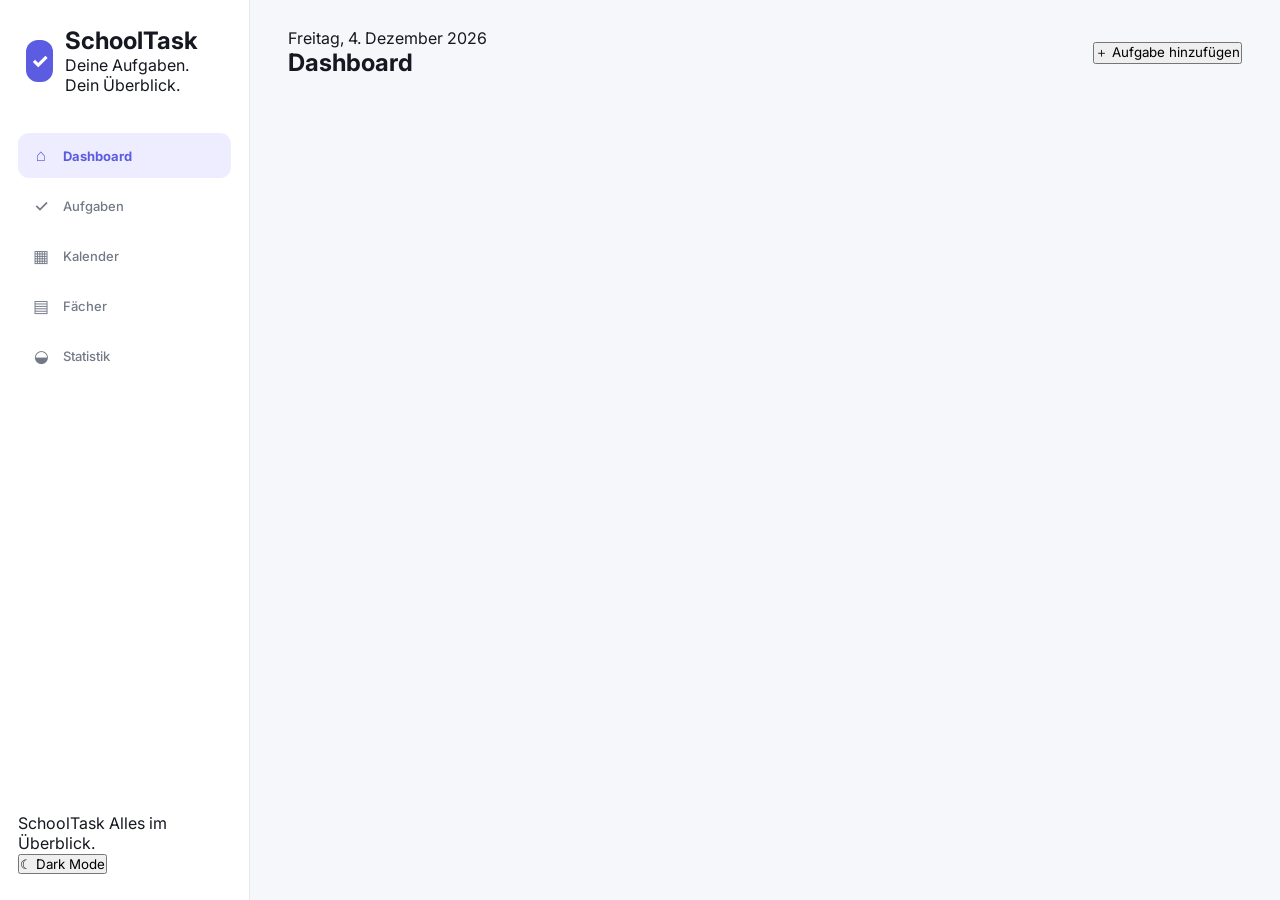
<file: Index.html>
<!DOCTYPE html>
<html lang="de">
<head>
    <meta charset="UTF-8">
    <meta name="viewport" content="width=device-width, initial-scale=1.0">

    <title>SchoolTask</title>

    <link rel="preconnect" href="https://fonts.googleapis.com">
    <link rel="preconnect" href="https://fonts.gstatic.com" crossorigin>
    <link href="https://fonts.googleapis.com/css2?family=Inter:wght@400;500;600;700;800&display=swap" rel="stylesheet">

    <link rel="stylesheet" href="style.css">
</head>

<body>

<div class="app">

    <!-- SIDEBAR -->
    <aside class="sidebar">

        <div class="logo">
            <div class="logo-icon">✓</div>
            <div>
                <h1>SchoolTask</h1>
                <span>Deine Aufgaben. Dein Überblick.</span>
            </div>
        </div>

        <nav class="navigation">

            <button class="nav-item active" data-page="dashboard">
                <span class="nav-icon">⌂</span>
                <span>Dashboard</span>
            </button>

            <button class="nav-item" data-page="tasks">
                <span class="nav-icon">✓</span>
                <span>Aufgaben</span>
            </button>

            <button class="nav-item" data-page="calendar">
                <span class="nav-icon">▦</span>
                <span>Kalender</span>
            </button>

            <button class="nav-item" data-page="subjects">
                <span class="nav-icon">▤</span>
                <span>Fächer</span>
            </button>

            <button class="nav-item" data-page="statistics">
                <span class="nav-icon">◒</span>
                <span>Statistik</span>
            </button>

        </nav>

        <div class="sidebar-bottom">

            <div class="mini-info">
                <span class="mini-info-title">SchoolTask</span>
                <span class="mini-info-text">Alles im Überblick.</span>
            </div>

            <button class="theme-button" id="themeButton">
                <span id="themeIcon">☾</span>
                <span>Dark Mode</span>
            </button>

        </div>

    </aside>


    <!-- MAIN -->
    <main class="main">

        <!-- TOPBAR -->
        <header class="topbar">

            <div>
                <span class="date-label" id="currentDate"></span>
                <h2 id="pageTitle">Dashboard</h2>
            </div>

            <button class="add-button" id="openTaskButton">
                <span>＋</span>
                Aufgabe hinzufügen
            </button>

        </header>


        <!-- ================= DASHBOARD ================= -->

        <section class="page active-page" id="dashboard">

            <div class="welcome">
                <div>
                    <p class="eyebrow">DEIN SCHULÜBERBLICK</p>
                    <h3>Hallo 👋</h3>
                    <p class="welcome-text">
                        Hier siehst du alles, was heute und in den nächsten Tagen wichtig ist.
                    </p>
                </div>

                <div class="welcome-mark">
                    ✓
                </div>
            </div>


            <!-- STAT CARDS -->

            <div class="stats-grid">

                <div class="stat-card">
                    <div class="stat-icon purple">✓</div>
                    <div>
                        <span>Alle Aufgaben</span>
                        <strong id="totalTasks">0</strong>
                    </div>
                </div>

                <div class="stat-card">
                    <div class="stat-icon orange">!</div>
                    <div>
                        <span>Offene Aufgaben</span>
                        <strong id="openTasks">0</strong>
                    </div>
                </div>

                <div class="stat-card">
                    <div class="stat-icon green">✓</div>
                    <div>
                        <span>Erledigt</span>
                        <strong id="completedTasks">0</strong>
                    </div>
                </div>

                <div class="stat-card">
                    <div class="stat-icon blue">●</div>
                    <div>
                        <span>Heute fällig</span>
                        <strong id="todayTasks">0</strong>
                    </div>
                </div>

            </div>


            <div class="dashboard-grid">

                <!-- TODAY -->

                <div class="content-card large-card">

                    <div class="card-header">
                        <div>
                            <span class="section-label">HEUTE</span>
                            <h3>Was steht heute an?</h3>
                        </div>

                        <button class="text-button" data-go="tasks">
                            Alle Aufgaben →
                        </button>
                    </div>

                    <div id="todayList" class="task-list">
                    </div>

                </div>


                <!-- PROGRESS -->

                <div class="content-card">

                    <div class="card-header">
                        <div>
                            <span class="section-label">FORTSCHRITT</span>
                            <h3>Dein Fortschritt</h3>
                        </div>
                    </div>

                    <div class="progress-area">

                        <div class="progress-circle" id="progressCircle">
                            <span id="progressPercent">0%</span>
                        </div>

                        <p id="progressText">
                            Noch keine Aufgaben vorhanden.
                        </p>

                    </div>

                </div>

            </div>


            <!-- UPCOMING -->

            <div class="content-card">

                <div class="card-header">
                    <div>
                        <span class="section-label">DEMNÄCHST</span>
                        <h3>Nächste Aufgaben</h3>
                    </div>
                </div>

                <div id="upcomingList" class="task-list">
                </div>

            </div>

        </section>


        <!-- ================= TASKS ================= -->

        <section class="page" id="tasks">

            <div class="page-intro">
                <div>
                    <span class="section-label">AUFGABEN</span>
                    <h3>Alle deine Aufgaben</h3>
                    <p>Behalte Abgaben und offene Aufgaben im Blick.</p>
                </div>
            </div>


            <div class="filter-bar">

                <button class="filter active" data-filter="all">
                    Alle
                </button>

                <button class="filter" data-filter="open">
                    Offen
                </button>

                <button class="filter" data-filter="completed">
                    Erledigt
                </button>

                <button class="filter" data-filter="today">
                    Heute
                </button>

            </div>


            <div id="allTasksList" class="task-list full-list">
            </div>

        </section>


        <!-- ================= CALENDAR ================= -->

        <section class="page" id="calendar">

            <div class="page-intro">
                <div>
                    <span class="section-label">KALENDER</span>
                    <h3 id="calendarTitle">September 2026</h3>
                    <p>Deine Aufgaben nach Datum.</p>
                </div>

                <div class="calendar-controls">
                    <button id="previousMonth">‹</button>
                    <button id="todayButton">Heute</button>
                    <button id="nextMonth">›</button>
                </div>
            </div>


            <div class="calendar-card">

                <div class="calendar-weekdays">
                    <span>Mo</span>
                    <span>Di</span>
                    <span>Mi</span>
                    <span>Do</span>
                    <span>Fr</span>
                    <span>Sa</span>
                    <span>So</span>
                </div>

                <div class="calendar-grid" id="calendarGrid">
                </div>

            </div>

        </section>


        <!-- ================= SUBJECTS ================= -->

        <section class="page" id="subjects">

            <div class="page-intro">
                <div>
                    <span class="section-label">FÄCHER</span>
                    <h3>Deine Fächer</h3>
                    <p>Wähle ein Fach aus, um die Aufgaben zu sehen.</p>
                </div>
            </div>


            <div class="subjects-grid">

                <button class="subject-card abu" data-subject="ABU">
                    <div class="subject-icon">A</div>
                    <div>
                        <h3>ABU</h3>
                        <p id="countABU">0 Aufgaben</p>
                    </div>
                    <span>→</span>
                </button>


                <button class="subject-card math" data-subject="Mathe">
                    <div class="subject-icon">M</div>
                    <div>
                        <h3>Mathe</h3>
                        <p id="countMathe">0 Aufgaben</p>
                    </div>
                    <span>→</span>
                </button>


                <button class="subject-card english" data-subject="Englisch">
                    <div class="subject-icon">E</div>
                    <div>
                        <h3>Englisch</h3>
                        <p id="countEnglisch">0 Aufgaben</p>
                    </div>
                    <span>→</span>
                </button>


                <button class="subject-card module" data-subject="Modul">
                    <div class="subject-icon">M</div>
                    <div>
                        <h3>Modul</h3>
                        <p id="countModul">0 Aufgaben</p>
                    </div>
                    <span>→</span>
                </button>

            </div>


            <div class="content-card subject-details" id="subjectDetails">

                <div class="card-header">
                    <div>
                        <span class="section-label">AUSGEWÄHLTES FACH</span>
                        <h3 id="selectedSubjectTitle">Wähle ein Fach</h3>
                    </div>
                </div>

                <div id="subjectTaskList" class="task-list">
                </div>

            </div>

        </section>


        <!-- ================= STATISTICS ================= -->

        <section class="page" id="statistics">

            <div class="page-intro">
                <div>
                    <span class="section-label">STATISTIK</span>
                    <h3>Dein Fortschritt</h3>
                    <p>Ein Überblick über deine Aufgaben.</p>
                </div>
            </div>


            <div class="statistics-grid">

                <div class="content-card">

                    <div class="card-header">
                        <div>
                            <span class="section-label">GESAMT</span>
                            <h3>Aufgabenfortschritt</h3>
                        </div>
                    </div>

                    <div class="big-progress">

                        <strong id="statisticsPercent">0%</strong>

                        <div class="progress-bar">
                            <div id="statisticsBar"></div>
                        </div>

                        <p id="statisticsDescription">
                            Noch keine Aufgaben.
                        </p>

                    </div>

                </div>


                <div class="content-card">

                    <div class="card-header">
                        <div>
                            <span class="section-label">FÄCHER</span>
                            <h3>Aufgaben pro Fach</h3>
                        </div>
                    </div>

                    <div id="subjectStatistics">
                    </div>

                </div>

            </div>


            <div class="content-card">

                <div class="card-header">
                    <div>
                        <span class="section-label">ÜBERSICHT</span>
                        <h3>Zusammenfassung</h3>
                    </div>
                </div>

                <div class="summary-grid">

                    <div>
                        <span>Alle Aufgaben</span>
                        <strong id="summaryTotal">0</strong>
                    </div>

                    <div>
                        <span>Offen</span>
                        <strong id="summaryOpen">0</strong>
                    </div>

                    <div>
                        <span>Erledigt</span>
                        <strong id="summaryCompleted">0</strong>
                    </div>

                    <div>
                        <span>Heute</span>
                        <strong id="summaryToday">0</strong>
                    </div>

                </div>

            </div>

        </section>

    </main>

</div>


<!-- ================= MODAL ================= -->

<div class="modal-overlay" id="taskModal">

    <div class="modal">

        <div class="modal-header">
            <div>
                <span class="section-label">NEUE AUFGABE</span>
                <h3>Aufgabe hinzufügen</h3>
            </div>

            <button class="close-button" id="closeModal">×</button>
        </div>


        <form id="taskForm">

            <div class="form-group">
                <label for="taskTitle">Titel</label>
                <input
                    type="text"
                    id="taskTitle"
                    placeholder="z. B. Mathe Aufgabenblatt 5"
                    required
                >
            </div>


            <div class="form-row">

                <div class="form-group">
                    <label for="taskSubject">Fach</label>

                    <select id="taskSubject" required>
                        <option value="">Fach auswählen</option>
                        <option value="ABU">ABU</option>
                        <option value="Mathe">Mathe</option>
                        <option value="Englisch">Englisch</option>
                        <option value="Modul">Modul</option>
                    </select>
                </div>


                <div class="form-group">
                    <label for="taskDate">Abgabe</label>

                    <input
                        type="date"
                        id="taskDate"
                        required
                    >
                </div>

            </div>


            <div class="form-group">

                <label>Priorität</label>

                <div class="priority-options">

                    <label class="priority-option">
                        <input type="radio" name="priority" value="low">
                        <span>Niedrig</span>
                    </label>

                    <label class="priority-option">
                        <input type="radio" name="priority" value="medium" checked>
                        <span>Mittel</span>
                    </label>

                    <label class="priority-option">
                        <input type="radio" name="priority" value="high">
                        <span>Hoch</span>
                    </label>

                </div>

            </div>


            <div class="form-group">

                <label for="taskNote">Notiz <span>(optional)</span></label>

                <textarea
                    id="taskNote"
                    placeholder="Zusätzliche Informationen..."
                    rows="3"
                ></textarea>

            </div>


            <div class="modal-actions">

                <button type="button" class="cancel-button" id="cancelModal">
                    Abbrechen
                </button>

                <button type="submit" class="save-button">
                    Aufgabe erstellen
                </button>

            </div>

        </form>

    </div>

</div>


<script src="script.js"></script>

</body>
</html>
</file>
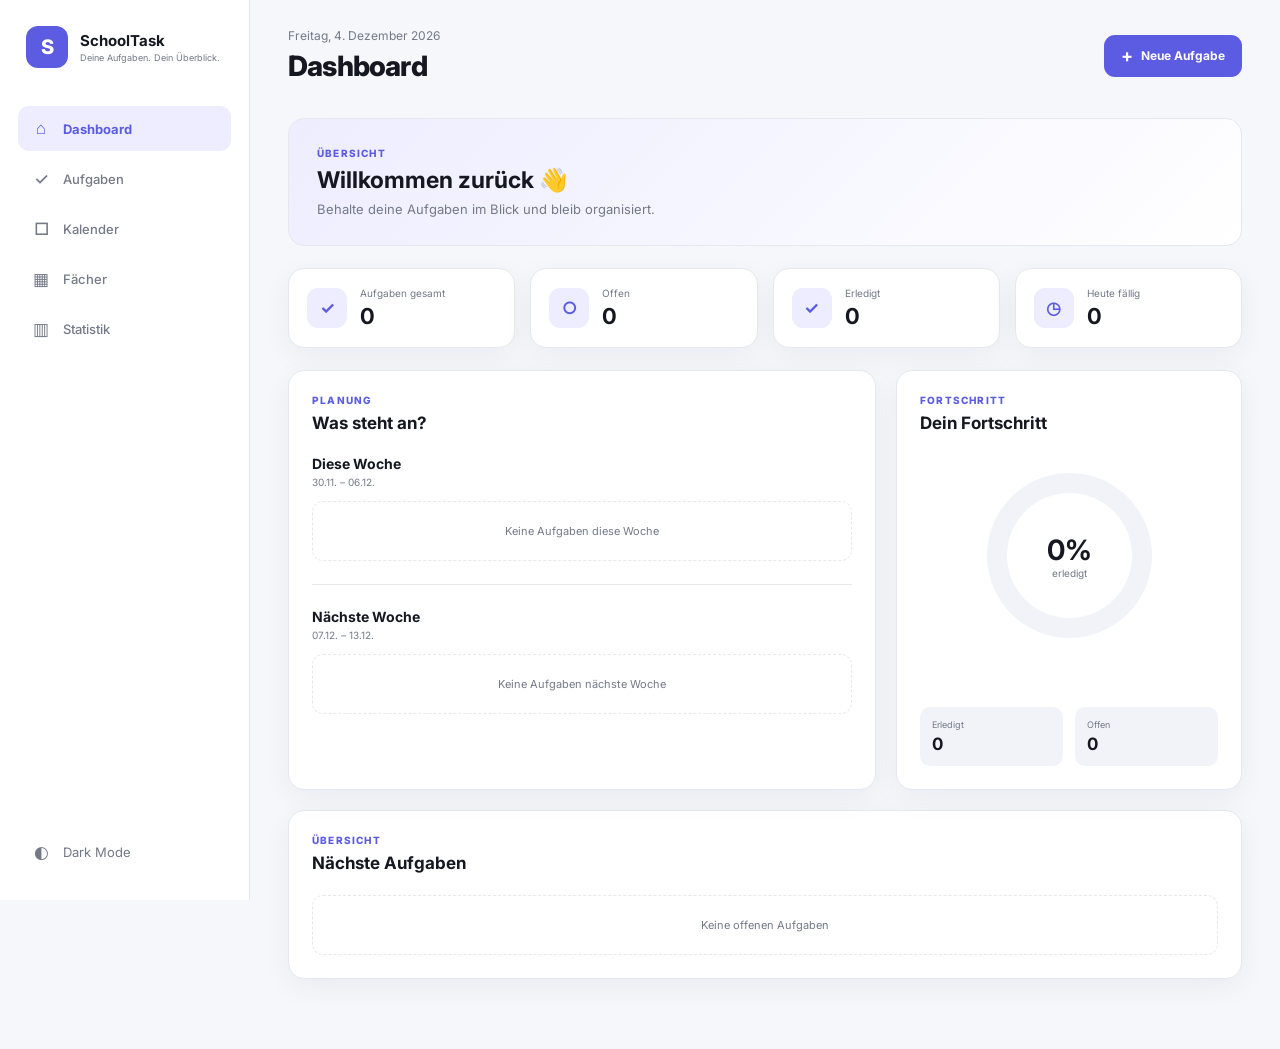
<file: index.html>
<!DOCTYPE html>
<html lang="de">
<head>
    <meta charset="UTF-8">
    <meta name="viewport" content="width=device-width, initial-scale=1.0">

    <title>SchoolTask</title>

    <link rel="preconnect" href="https://fonts.googleapis.com">
    <link rel="preconnect" href="https://fonts.gstatic.com" crossorigin>
    <link href="https://fonts.googleapis.com/css2?family=Inter:wght@400;500;600;700;800&display=swap" rel="stylesheet">

    <link rel="stylesheet" href="style.css">
</head>

<body>

<div class="app">

    <!-- =========================
         SIDEBAR
    ========================== -->

    <aside class="sidebar">

        <div class="logo">
            <div class="logo-icon">S</div>
            <div class="logo-text">
                <strong>SchoolTask</strong>
                <span>Deine Aufgaben. Dein Überblick.</span>
            </div>
        </div>

        <nav class="navigation">

            <button class="nav-item active" data-page="dashboard">
                <span class="nav-icon">⌂</span>
                <span>Dashboard</span>
            </button>

            <button class="nav-item" data-page="tasks">
                <span class="nav-icon">✓</span>
                <span>Aufgaben</span>
            </button>

            <button class="nav-item" data-page="calendar">
                <span class="nav-icon">□</span>
                <span>Kalender</span>
            </button>

            <button class="nav-item" data-page="subjects">
                <span class="nav-icon">▦</span>
                <span>Fächer</span>
            </button>

            <button class="nav-item" data-page="statistics">
                <span class="nav-icon">▥</span>
                <span>Statistik</span>
            </button>

        </nav>

        <div class="sidebar-bottom">

            <button class="theme-toggle" id="themeToggle">
                <span class="nav-icon">◐</span>
                <span>Dark Mode</span>
            </button>

        </div>

    </aside>


    <!-- =========================
         MAIN
    ========================== -->

    <main class="main">

        <!-- TOPBAR -->

        <header class="topbar">

            <div class="topbar-left">

                <div class="current-date" id="currentDate">
                    Mittwoch, 2. September 2026
                </div>

                <h1 id="pageTitle">
                    Dashboard
                </h1>

            </div>

            <button class="add-task-button" id="openModal">
                <span>+</span>
                Neue Aufgabe
            </button>

        </header>


        <!-- =========================
             DASHBOARD
        ========================== -->

        <section class="page active" id="dashboardPage">

            <div class="welcome">

                <div>
                    <span class="section-label">ÜBERSICHT</span>

                    <h2>
                        Willkommen zurück 👋
                    </h2>

                    <p>
                        Behalte deine Aufgaben im Blick und bleib organisiert.
                    </p>
                </div>

            </div>


            <!-- STATS -->

            <div class="stats-grid">

                <div class="stat-card">

                    <div class="stat-icon">
                        ✓
                    </div>

                    <div>
                        <span class="stat-label">
                            Aufgaben gesamt
                        </span>

                        <strong id="totalTasks">
                            0
                        </strong>
                    </div>

                </div>


                <div class="stat-card">

                    <div class="stat-icon">
                        ○
                    </div>

                    <div>
                        <span class="stat-label">
                            Offen
                        </span>

                        <strong id="openTasks">
                            0
                        </strong>
                    </div>

                </div>


                <div class="stat-card">

                    <div class="stat-icon">
                        ✓
                    </div>

                    <div>
                        <span class="stat-label">
                            Erledigt
                        </span>

                        <strong id="completedTasks">
                            0
                        </strong>
                    </div>

                </div>


                <div class="stat-card">

                    <div class="stat-icon">
                        ◷
                    </div>

                    <div>
                        <span class="stat-label">
                            Heute fällig
                        </span>

                        <strong id="todayTasks">
                            0
                        </strong>
                    </div>

                </div>

            </div>


            <!-- DASHBOARD CONTENT -->

            <div class="dashboard-grid">


                <!-- WAS STEHT AN -->

                <div class="card large-card">

                    <div class="card-header">

                        <div>

                            <span class="section-label">
                                PLANUNG
                            </span>

                            <h3>
                                Was steht an?
                            </h3>

                        </div>

                    </div>


                    <!-- DIESE WOCHE -->

                    <div class="week-section">

                        <div class="week-section-header">

                            <div>

                                <h4>
                                    Diese Woche
                                </h4>

                                <span
                                    id="thisWeekRange"
                                    class="week-range">
                                </span>

                            </div>

                        </div>


                        <div
                            id="thisWeekList"
                            class="task-list week-task-list">
                        </div>

                    </div>


                    <div class="week-divider"></div>


                    <!-- NÄCHSTE WOCHE -->

                    <div class="week-section">

                        <div class="week-section-header">

                            <div>

                                <h4>
                                    Nächste Woche
                                </h4>

                                <span
                                    id="nextWeekRange"
                                    class="week-range">
                                </span>

                            </div>

                        </div>


                        <div
                            id="nextWeekList"
                            class="task-list week-task-list">
                        </div>

                    </div>

                </div>



                <!-- FORTSCHRITT -->

                <div class="card progress-card">

                    <div class="card-header">

                        <div>

                            <span class="section-label">
                                FORTSCHRITT
                            </span>

                            <h3>
                                Dein Fortschritt
                            </h3>

                        </div>

                    </div>


                    <div class="progress-circle-container">

                        <div class="progress-circle">

                            <div class="progress-circle-inner">

                                <strong id="progressPercent">
                                    0%
                                </strong>

                                <span>
                                    erledigt
                                </span>

                            </div>

                        </div>

                    </div>


                    <div class="progress-info">

                        <div>

                            <span>
                                Erledigt
                            </span>

                            <strong id="progressCompleted">
                                0
                            </strong>

                        </div>

                        <div>

                            <span>
                                Offen
                            </span>

                            <strong id="progressOpen">
                                0
                            </strong>

                        </div>

                    </div>

                </div>

            </div>


            <!-- UPCOMING -->

            <div class="card upcoming-card">

                <div class="card-header">

                    <div>

                        <span class="section-label">
                            ÜBERSICHT
                        </span>

                        <h3>
                            Nächste Aufgaben
                        </h3>

                    </div>

                </div>


                <div
                    id="upcomingList"
                    class="task-list">
                </div>

            </div>

        </section>



        <!-- =========================
             AUFGABEN
        ========================== -->

        <section class="page" id="tasksPage">

            <div class="page-header">

                <div>

                    <span class="section-label">
                        VERWALTUNG
                    </span>

                    <h2>
                        Aufgaben
                    </h2>

                    <p>
                        Verwalte alle deine Aufgaben.
                    </p>

                </div>

                <button
                    class="add-task-button"
                    id="openModalTasks">
                    <span>+</span>
                    Neue Aufgabe
                </button>

            </div>


            <!-- FILTER -->

            <div class="filters">

                <button
                    class="filter-button active"
                    data-filter="all">
                    Alle
                </button>

                <button
                    class="filter-button"
                    data-filter="open">
                    Offen
                </button>

                <button
                    class="filter-button"
                    data-filter="completed">
                    Erledigt
                </button>

                <button
                    class="filter-button"
                    data-filter="today">
                    Heute
                </button>

            </div>


            <div class="card">

                <div
                    id="allTasksList"
                    class="task-list">
                </div>

            </div>

        </section>



        <!-- =========================
             KALENDER
        ========================== -->

        <section class="page" id="calendarPage">

            <div class="page-header">

                <div>

                    <span class="section-label">
                        PLANUNG
                    </span>

                    <h2>
                        Kalender
                    </h2>

                    <p>
                        Deine Aufgaben nach Datum.
                    </p>

                </div>

            </div>


            <div class="card calendar-card">

                <div class="calendar-header">

                    <button
                        class="calendar-nav"
                        id="prevMonth">
                        ‹
                    </button>

                    <h3 id="calendarMonth">
                        September 2026
                    </h3>

                    <button
                        class="calendar-nav"
                        id="nextMonth">
                        ›
                    </button>

                </div>


                <div class="calendar-weekdays">

                    <span>Mo</span>
                    <span>Di</span>
                    <span>Mi</span>
                    <span>Do</span>
                    <span>Fr</span>
                    <span>Sa</span>
                    <span>So</span>

                </div>


                <div
                    id="calendarGrid"
                    class="calendar-grid">
                </div>

            </div>

        </section>



        <!-- =========================
             FÄCHER
        ========================== -->

        <section class="page" id="subjectsPage">

            <div class="page-header">

                <div>

                    <span class="section-label">
                        ORGANISATION
                    </span>

                    <h2>
                        Fächer
                    </h2>

                    <p>
                        Deine Aufgaben nach Fach.
                    </p>

                </div>

            </div>


            <div class="subjects-grid">


                <div class="subject-card">

                    <div class="subject-icon">
                        A
                    </div>

                    <div class="subject-info">

                        <h3>
                            ABU
                        </h3>

                        <span>
                            <span id="countABU">0</span>
                            Aufgaben
                        </span>

                    </div>

                </div>


                <div class="subject-card">

                    <div class="subject-icon">
                        M
                    </div>

                    <div class="subject-info">

                        <h3>
                            Mathe
                        </h3>

                        <span>
                            <span id="countMathe">0</span>
                            Aufgaben
                        </span>

                    </div>

                </div>


                <div class="subject-card">

                    <div class="subject-icon">
                        E
                    </div>

                    <div class="subject-info">

                        <h3>
                            Englisch
                        </h3>

                        <span>
                            <span id="countEnglisch">0</span>
                            Aufgaben
                        </span>

                    </div>

                </div>


                <div class="subject-card">

                    <div class="subject-icon">
                        M
                    </div>

                    <div class="subject-info">

                        <h3>
                            Modul
                        </h3>

                        <span>
                            <span id="countModul">0</span>
                            Aufgaben
                        </span>

                    </div>

                </div>

            </div>

        </section>



        <!-- =========================
             STATISTIK
        ========================== -->

        <section class="page" id="statisticsPage">

            <div class="page-header">

                <div>

                    <span class="section-label">
                        AUSWERTUNG
                    </span>

                    <h2>
                        Statistik
                    </h2>

                    <p>
                        Behalte deinen Fortschritt im Überblick.
                    </p>

                </div>

            </div>


            <div class="statistics-grid">


                <div class="card statistic-main-card">

                    <div class="card-header">

                        <div>

                            <span class="section-label">
                                AUFGABEN
                            </span>

                            <h3>
                                Aufgabenstatus
                            </h3>

                        </div>

                    </div>


                    <div class="statistic-bars">

                        <div class="statistic-bar-item">

                            <div class="statistic-bar-label">

                                <span>
                                    Erledigt
                                </span>

                                <strong id="statisticsCompleted">
                                    0
                                </strong>

                            </div>

                            <div class="bar">

                                <div
                                    id="completedBar"
                                    class="bar-fill">
                                </div>

                            </div>

                        </div>


                        <div class="statistic-bar-item">

                            <div class="statistic-bar-label">

                                <span>
                                    Offen
                                </span>

                                <strong id="statisticsOpen">
                                    0
                                </strong>

                            </div>

                            <div class="bar">

                                <div
                                    id="openBar"
                                    class="bar-fill">
                                </div>

                            </div>

                        </div>

                    </div>

                </div>



                <div class="card">

                    <div class="card-header">

                        <div>

                            <span class="section-label">
                                FÄCHER
                            </span>

                            <h3>
                                Aufgaben pro Fach
                            </h3>

                        </div>

                    </div>


                    <div
                        id="subjectStatistics"
                        class="subject-statistics">
                    </div>

                </div>

            </div>

        </section>

    </main>

</div>



<!-- =========================
     TASK MODAL
========================== -->

<div
    class="modal-overlay"
    id="taskModal">

    <div class="modal">


        <div class="modal-header">

            <div>

                <span class="section-label">
                    NEUE AUFGABE
                </span>

                <h2>
                    Aufgabe hinzufügen
                </h2>

            </div>


            <button
                class="modal-close"
                id="closeModal">
                ×
            </button>

        </div>



        <form id="taskForm">


            <!-- TITEL -->

            <div class="form-group">

                <label for="taskTitle">
                    Aufgabe
                </label>

                <input
                    type="text"
                    id="taskTitle"
                    placeholder="z. B. Mathe Übungen 5–8"
                    required>

            </div>



            <!-- FACH + DATUM -->

            <div class="form-row">

                <div class="form-group">

                    <label for="taskSubject">
                        Fach
                    </label>

                    <select
                        id="taskSubject"
                        required>

                        <option value="">
                            Fach auswählen
                        </option>

                        <option value="ABU">
                            ABU
                        </option>

                        <option value="Mathe">
                            Mathe
                        </option>

                        <option value="Englisch">
                            Englisch
                        </option>

                        <option value="Modul">
                            Modul
                        </option>

                    </select>

                </div>


                <div class="form-group">

                    <label for="taskDate">
                        Datum
                    </label>

                    <input
                        type="date"
                        id="taskDate"
                        required>

                </div>

            </div>



            <!-- KATEGORIE -->

            <div class="form-group">

                <label for="taskCategory">
                    Kategorie
                </label>

                <select
                    id="taskCategory"
                    required>

                    <option value="">
                        Kategorie auswählen
                    </option>

                    <option value="exam">
                        Prüfung
                    </option>

                    <option value="homework">
                        Hausaufgaben
                    </option>

                    <option value="other">
                        Anderes
                    </option>

                </select>

            </div>



            <!-- PRIORITÄT -->

            <div class="form-group">

                <label>
                    Priorität
                </label>


                <div class="priority-options">


                    <label class="priority-option low">

                        <input
                            type="radio"
                            name="priority"
                            value="low">

                        <span>
                            Niedrig
                        </span>

                    </label>


                    <label class="priority-option medium">

                        <input
                            type="radio"
                            name="priority"
                            value="medium"
                            checked>

                        <span>
                            Mittel
                        </span>

                    </label>


                    <label class="priority-option high">

                        <input
                            type="radio"
                            name="priority"
                            value="high">

                        <span>
                            Hoch
                        </span>

                    </label>

                </div>

            </div>



            <!-- NOTIZ -->

            <div class="form-group">

                <label for="taskNote">
                    Notiz
                </label>

                <textarea
                    id="taskNote"
                    rows="4"
                    placeholder="Optionale Notiz...">
                </textarea>

            </div>



            <!-- BUTTONS -->

            <div class="modal-actions">

                <button
                    type="button"
                    class="button secondary"
                    id="cancelModal">
                    Abbrechen
                </button>

                <button
                    type="submit"
                    class="button primary">
                    Aufgabe erstellen
                </button>

            </div>


        </form>

    </div>

</div>



<!-- =========================
     JAVASCRIPT
========================== -->

<script src="script.js"></script>

</body>
</html>
</file>
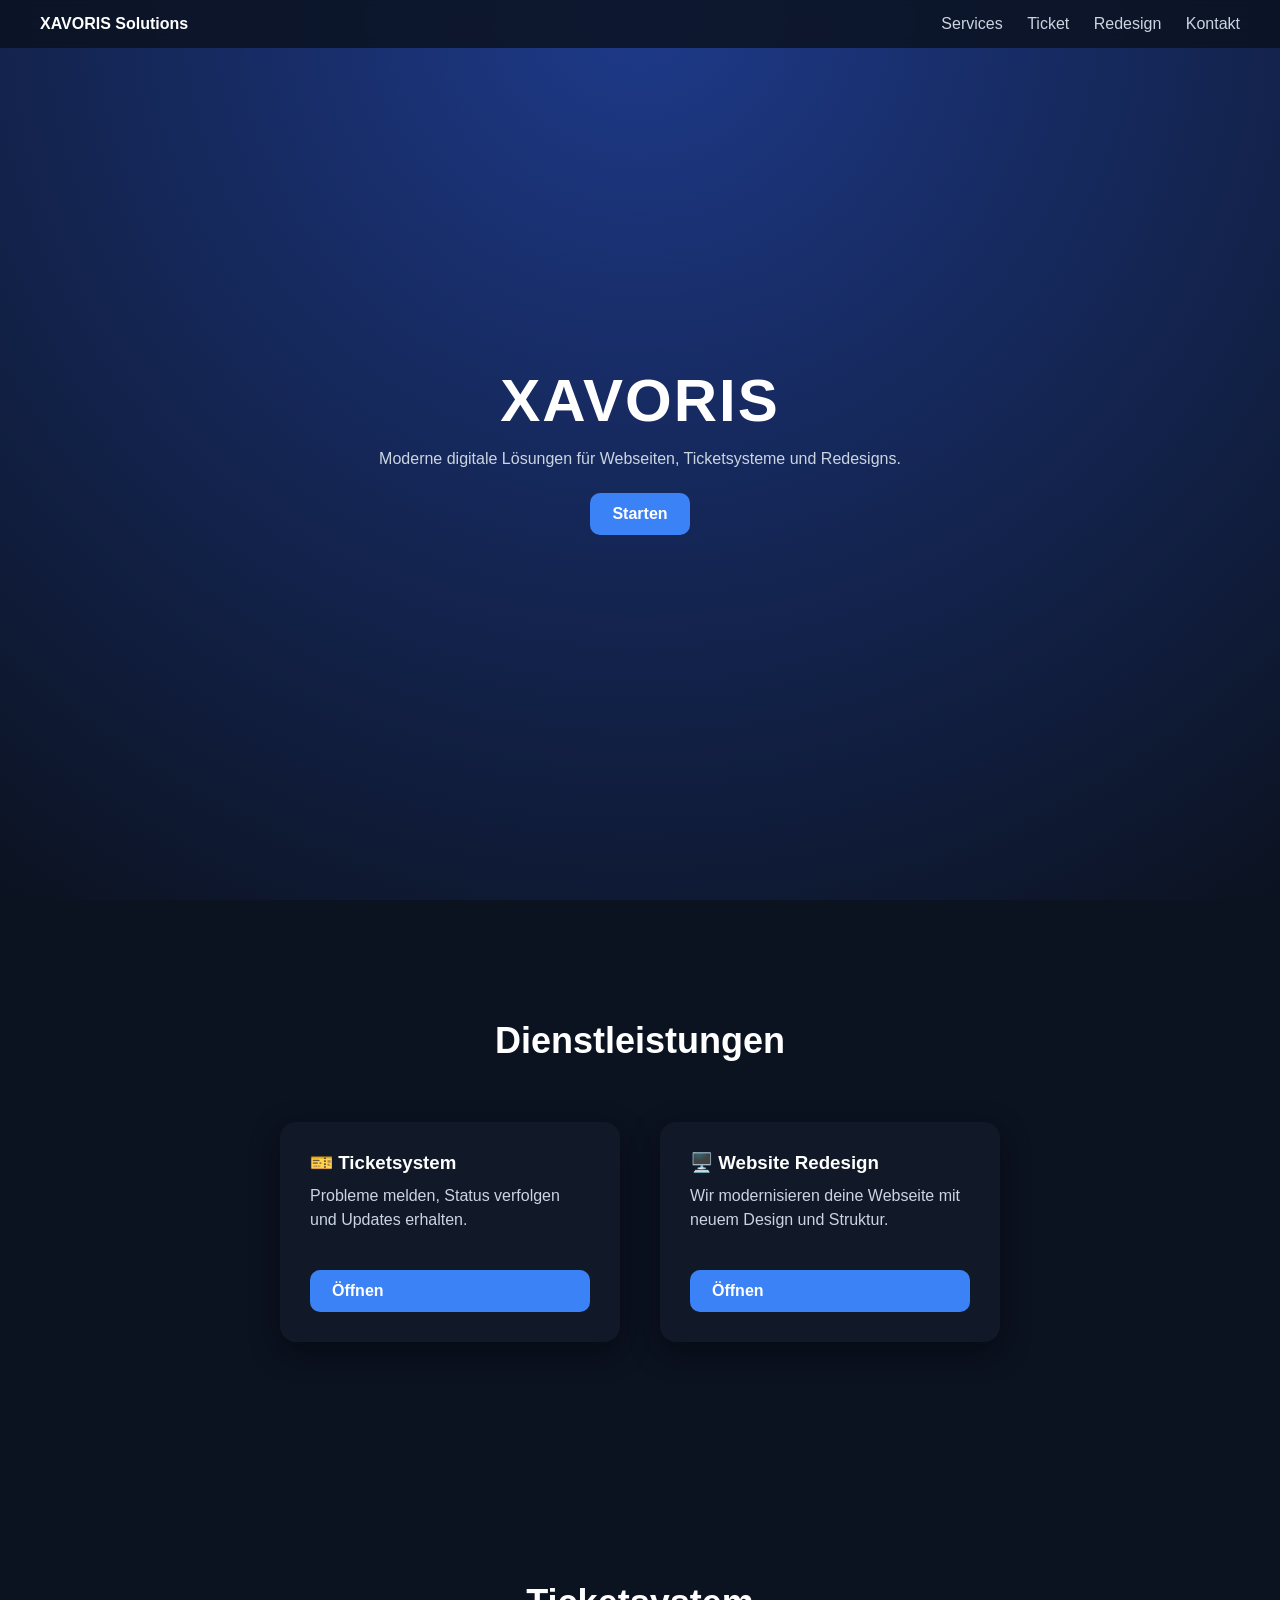
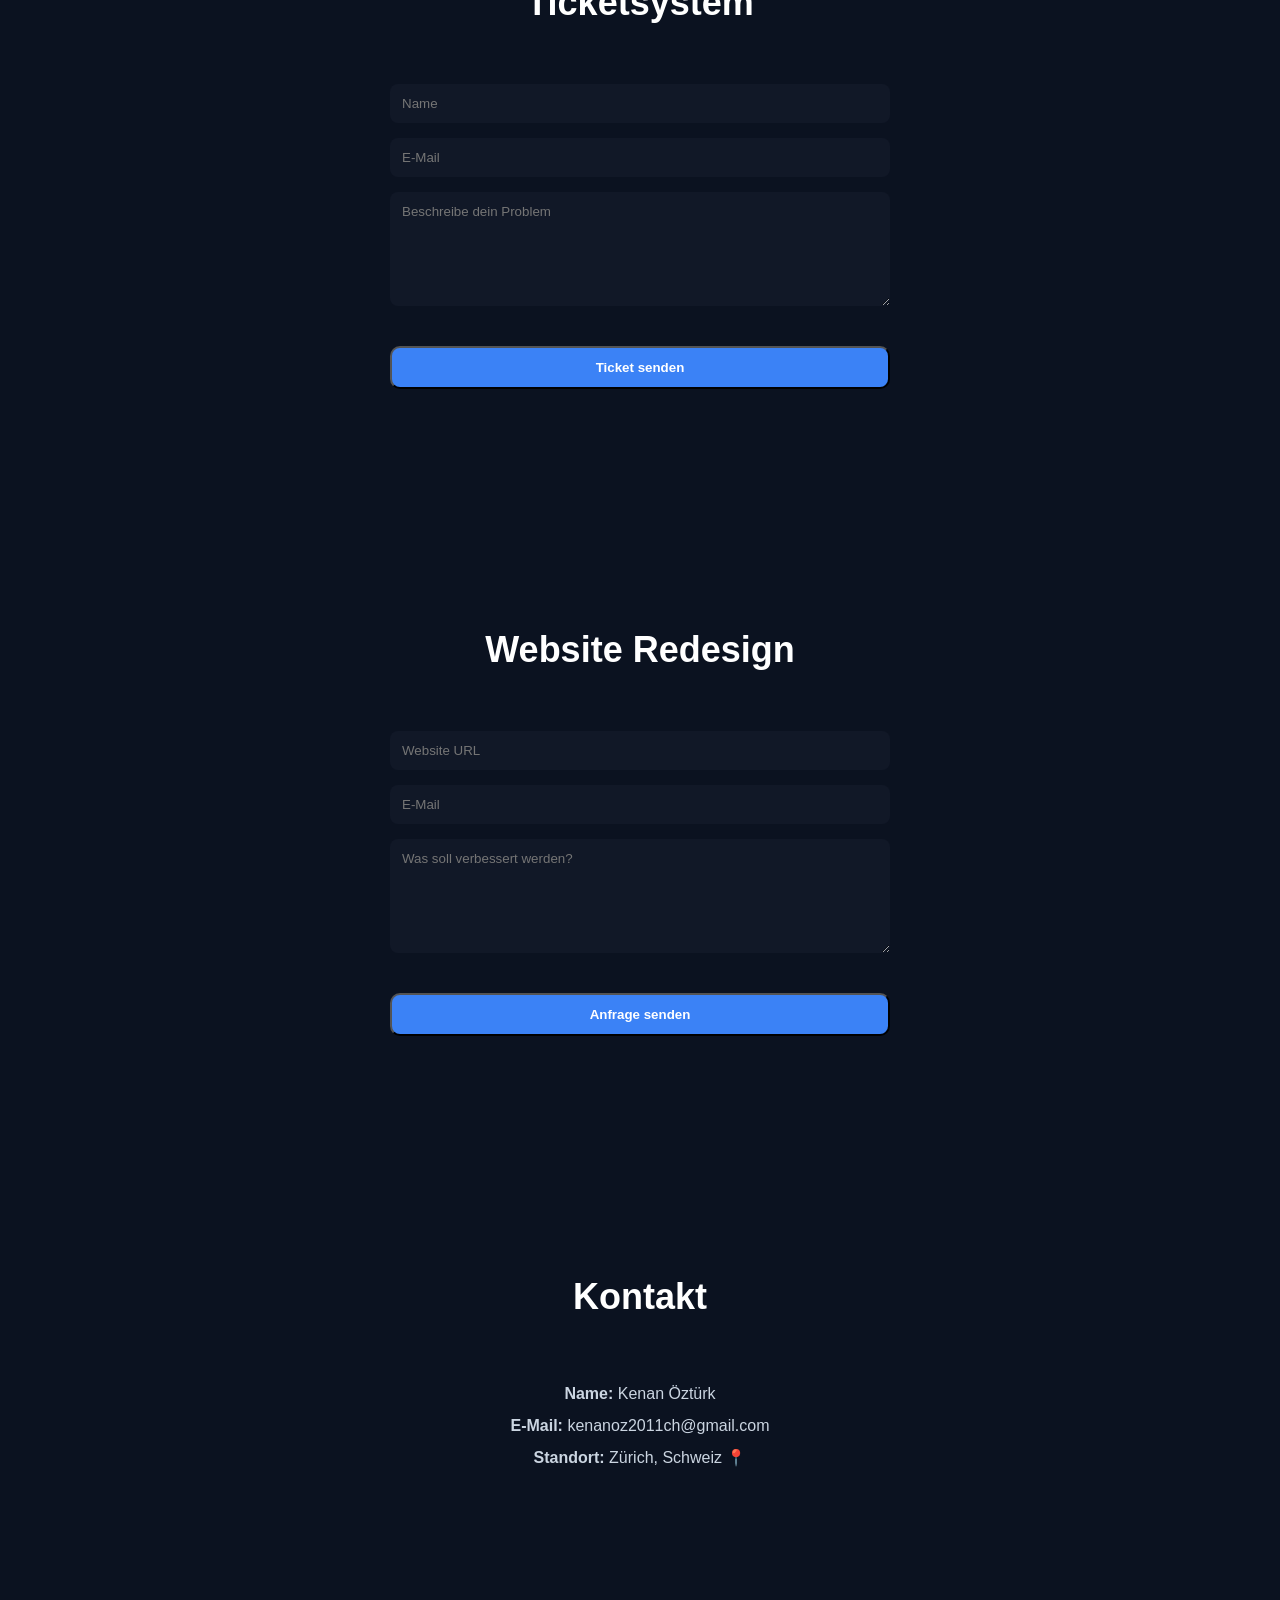
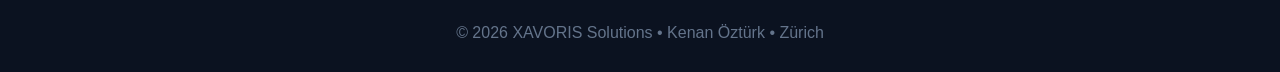
<file: NovaTech Solutions_Website.html>
<!DOCTYPE html>
<html lang="de">
<head>
<meta charset="UTF-8">
<meta name="viewport" content="width=device-width, initial-scale=1.0">
<title>XAVORIS Solutions</title>

<style>
* {
  margin: 0;
  padding: 0;
  box-sizing: border-box;
  font-family: Arial, sans-serif;
}

body {
  background: #0b1220;
  color: white;
}

/* NAV */
nav {
  position: fixed;
  top: 0;
  width: 100%;
  background: rgba(11,18,32,0.85);
  backdrop-filter: blur(10px);
  display: flex;
  justify-content: space-between;
  padding: 15px 40px;
  z-index: 1000;
}

nav a {
  color: #cbd5e1;
  margin-left: 20px;
  text-decoration: none;
}

nav a:hover {
  color: white;
}

/* HERO */
.hero {
  height: 100vh;
  display: flex;
  flex-direction: column;
  justify-content: center;
  align-items: center;
  text-align: center;
  background: radial-gradient(circle at top, #1e3a8a, #0b1220);
  padding: 20px;
}

.hero h1 {
  font-size: 60px;
  letter-spacing: 2px;
}

.hero p {
  margin-top: 15px;
  color: #cbd5e1;
  max-width: 600px;
}

.btn {
  margin-top: 25px;
  padding: 12px 22px;
  background: #3b82f6;
  color: white;
  border-radius: 10px;
  text-decoration: none;
  font-weight: bold;
  display: inline-block;
}

/* SECTIONS */
section {
  padding: 120px 20px;
  max-width: 1100px;
  margin: auto;
}

h2 {
  text-align: center;
  font-size: 36px;
  margin-bottom: 60px;
}

/* GRID */
.grid {
  display: flex;
  gap: 40px;
  justify-content: center;
  flex-wrap: wrap;
}

/* CARD */
.card {
  background: #111827;
  padding: 30px;
  border-radius: 16px;
  width: 340px;
  box-shadow: 0 10px 30px rgba(0,0,0,0.4);
  display: flex;
  flex-direction: column;
  justify-content: space-between;
  min-height: 220px;
}

.card p {
  color: #cbd5e1;
  margin-top: 10px;
  line-height: 1.5;
}

/* FORM */
form {
  max-width: 500px;
  margin: auto;
  display: flex;
  flex-direction: column;
  gap: 15px;
}

input, textarea {
  padding: 12px;
  border-radius: 8px;
  border: none;
  background: #111827;
  color: white;
}

/* FOOTER */
footer {
  text-align: center;
  padding: 30px;
  color: #64748b;
}
</style>

</head>

<body>

<!-- NAV -->
<nav>
  <div><strong>XAVORIS Solutions</strong></div>
  <div>
    <a href="#services">Services</a>
    <a href="#ticket">Ticket</a>
    <a href="#redesign">Redesign</a>
    <a href="#contact">Kontakt</a>
  </div>
</nav>

<!-- HERO -->
<div class="hero">
  <h1>XAVORIS</h1>
  <p>Moderne digitale Lösungen für Webseiten, Ticketsysteme und Redesigns.</p>
  <a class="btn" href="#services">Starten</a>
</div>

<!-- SERVICES -->
<section id="services">
  <h2>Dienstleistungen</h2>

  <div class="grid">

    <div class="card">
      <div>
        <h3>🎫 Ticketsystem</h3>
        <p>Probleme melden, Status verfolgen und Updates erhalten.</p>
      </div>
      <a class="btn" href="#ticket">Öffnen</a>
    </div>

    <div class="card">
      <div>
        <h3>🖥️ Website Redesign</h3>
        <p>Wir modernisieren deine Webseite mit neuem Design und Struktur.</p>
      </div>
      <a class="btn" href="#redesign">Öffnen</a>
    </div>

  </div>
</section>

<!-- TICKET -->
<section id="ticket">
  <h2>Ticketsystem</h2>

  <!-- FIX: E-MAIL FUNKTION -->
  <form action="https://formsubmit.co/kenanoz2011ch@gmail.com" method="POST">
    <input type="hidden" name="_captcha" value="false">

    <input type="text" name="name" placeholder="Name" required>
    <input type="email" name="email" placeholder="E-Mail" required>
    <textarea name="message" rows="6" placeholder="Beschreibe dein Problem" required></textarea>

    <button class="btn" type="submit">Ticket senden</button>
  </form>
</section>

<!-- REDESIGN -->
<section id="redesign">
  <h2>Website Redesign</h2>

  <!-- FIX: E-MAIL FUNKTION -->
  <form action="https://formsubmit.co/kenanoz2011ch@gmail.com" method="POST">
    <input type="hidden" name="_captcha" value="false">

    <input type="text" name="website" placeholder="Website URL">
    <input type="email" name="email" placeholder="E-Mail" required>
    <textarea name="message" rows="6" placeholder="Was soll verbessert werden?" required></textarea>

    <button class="btn" type="submit">Anfrage senden</button>
  </form>
</section>

<!-- CONTACT -->
<section id="contact">
  <h2>Kontakt</h2>

  <div style="text-align:center; color:#cbd5e1; line-height:2;">
    <p><strong>Name:</strong> Kenan Öztürk</p>
    <p><strong>E-Mail:</strong> kenanoz2011ch@gmail.com</p>
    <p><strong>Standort:</strong> Zürich, Schweiz 📍</p>
  </div>
</section>

<!-- FOOTER -->
<footer>
  © 2026 XAVORIS Solutions • Kenan Öztürk • Zürich
</footer>

</body>
</html>
</file>
<file: style.css>
/* =========================
   VARIABLES
========================= */

:root {

    --background: #f6f7fb;

    --surface: #ffffff;

    --surface-soft: #f1f3f8;

    --text: #151820;

    --text-secondary: #737987;

    --border: #e6e8ee;

    --primary: #5b5ce2;

    --primary-dark: #494acb;

    --primary-soft: #ededff;

    --green: #35a36a;

    --green-soft: #e7f7ee;

    --red: #df5c67;

    --red-soft: #fdecef;

    --orange: #e99b3f;

    --orange-soft: #fff3df;

    --blue: #4f8bd6;

    --blue-soft: #eaf3ff;

    --shadow:
        0 8px 30px rgba(20, 25, 40, 0.05);

    --radius: 16px;

}


/* =========================
   RESET
========================= */

* {

    box-sizing: border-box;

    margin: 0;

    padding: 0;

}


body {

    font-family: "Inter", sans-serif;

    background: var(--background);

    color: var(--text);

    min-height: 100vh;

}


button,
input,
select,
textarea {

    font-family: inherit;

}


button {

    cursor: pointer;

}


button:focus,
input:focus,
select:focus,
textarea:focus {

    outline: none;

}


/* =========================
   APP
========================= */

.app {

    display: flex;

    min-height: 100vh;

}


/* =========================
   SIDEBAR
========================= */

.sidebar {

    width: 250px;

    min-height: 100vh;

    background: var(--surface);

    border-right: 1px solid var(--border);

    padding: 26px 18px;

    display: flex;

    flex-direction: column;

    position: fixed;

    left: 0;

    top: 0;

    bottom: 0;

}


.logo {

    display: flex;

    align-items: center;

    gap: 12px;

    padding: 0 8px;

    margin-bottom: 38px;

}


.logo-icon {

    width: 42px;

    height: 42px;

    border-radius: 12px;

    background: var(--primary);

    color: white;

    display: flex;

    align-items: center;

    justify-content: center;

    font-size: 20px;

    font-weight: 800;

}


.logo-text {

    display: flex;

    flex-direction: column;

    gap: 2px;

}


.logo-text strong {

    font-size: 15px;

}


.logo-text span {

    font-size: 9px;

    color: var(--text-secondary);

}


/* =========================
   NAVIGATION
========================= */

.navigation {

    display: flex;

    flex-direction: column;

    gap: 6px;

}


.nav-item {

    width: 100%;

    border: none;

    background: transparent;

    color: var(--text-secondary);

    padding: 12px 13px;

    border-radius: 11px;

    display: flex;

    align-items: center;

    gap: 12px;

    text-align: left;

    font-size: 13px;

    font-weight: 500;

    transition: 0.2s;

}


.nav-item:hover {

    background: var(--surface-soft);

    color: var(--text);

}


.nav-item.active {

    background: var(--primary-soft);

    color: var(--primary);

    font-weight: 700;

}


.nav-icon {

    width: 20px;

    text-align: center;

    font-size: 17px;

}


.sidebar-bottom {

    margin-top: auto;

}


.theme-toggle {

    width: 100%;

    border: none;

    background: transparent;

    color: var(--text-secondary);

    padding: 12px 13px;

    border-radius: 11px;

    display: flex;

    align-items: center;

    gap: 12px;

    font-size: 13px;

}


.theme-toggle:hover {

    background: var(--surface-soft);

}


/* =========================
   MAIN
========================= */

.main {

    margin-left: 250px;

    width: calc(100% - 250px);

    min-height: 100vh;

    padding: 28px 38px 50px;

}


/* =========================
   TOPBAR
========================= */

.topbar {

    display: flex;

    justify-content: space-between;

    align-items: center;

    margin-bottom: 35px;

}


.topbar-left {

    display: flex;

    flex-direction: column;

    gap: 6px;

}


.current-date {

    color: var(--text-secondary);

    font-size: 12px;

    text-transform: capitalize;

}


.topbar h1 {

    font-size: 28px;

    font-weight: 800;

    letter-spacing: -0.8px;

}


.add-task-button {

    border: none;

    background: var(--primary);

    color: white;

    padding: 12px 17px;

    border-radius: 11px;

    display: flex;

    align-items: center;

    gap: 8px;

    font-size: 12px;

    font-weight: 700;

    transition: 0.2s;

}


.add-task-button:hover {

    background: var(--primary-dark);

    transform: translateY(-1px);

}


.add-task-button span {

    font-size: 18px;

    line-height: 1;

}


/* =========================
   PAGES
========================= */

.page {

    display: none;

}


.page.active {

    display: block;

}


/* =========================
   WELCOME
========================= */

.welcome {

    background:
        linear-gradient(
            135deg,
            var(--primary-soft),
            var(--surface)
        );

    border: 1px solid var(--border);

    border-radius: var(--radius);

    padding: 28px;

    margin-bottom: 22px;

}


.section-label {

    display: block;

    color: var(--primary);

    font-size: 10px;

    font-weight: 800;

    letter-spacing: 1.2px;

    margin-bottom: 7px;

}


.welcome h2 {

    font-size: 23px;

    margin-bottom: 7px;

}


.welcome p {

    color: var(--text-secondary);

    font-size: 13px;

}


/* =========================
   STATS
========================= */

.stats-grid {

    display: grid;

    grid-template-columns:
        repeat(4, 1fr);

    gap: 15px;

    margin-bottom: 22px;

}


.stat-card {

    background: var(--surface);

    border: 1px solid var(--border);

    border-radius: var(--radius);

    padding: 18px;

    display: flex;

    align-items: center;

    gap: 13px;

    box-shadow: var(--shadow);

}


.stat-icon {

    width: 40px;

    height: 40px;

    border-radius: 11px;

    background: var(--primary-soft);

    color: var(--primary);

    display: flex;

    align-items: center;

    justify-content: center;

    font-size: 17px;

    font-weight: 700;

}


.stat-card > div:last-child {

    display: flex;

    flex-direction: column;

    gap: 4px;

}


.stat-label {

    font-size: 10px;

    color: var(--text-secondary);

}


.stat-card strong {

    font-size: 22px;

}


/* =========================
   DASHBOARD GRID
========================= */

.dashboard-grid {

    display: grid;

    grid-template-columns: 1.7fr 1fr;

    gap: 20px;

    margin-bottom: 20px;

}


/* =========================
   CARDS
========================= */

.card {

    background: var(--surface);

    border: 1px solid var(--border);

    border-radius: var(--radius);

    padding: 23px;

    box-shadow: var(--shadow);

}


.large-card {

    min-height: 420px;

}


.card-header {

    display: flex;

    align-items: flex-start;

    justify-content: space-between;

    margin-bottom: 22px;

}


.card-header h3 {

    font-size: 17px;

    font-weight: 700;

}


/* =========================
   WEEK OVERVIEW
========================= */

.week-section {

    margin-top: 5px;

}


.week-section-header {

    display: flex;

    align-items: center;

    justify-content: space-between;

    margin-bottom: 13px;

}


.week-section-header h4 {

    font-size: 14px;

    font-weight: 700;

}


.week-range {

    display: block;

    margin-top: 4px;

    color: var(--text-secondary);

    font-size: 10px;

}


.week-task-list {

    display: flex;

    flex-direction: column;

    gap: 7px;

}


.week-divider {

    height: 1px;

    background: var(--border);

    margin: 23px 0;

}


/* =========================
   TASK LIST
========================= */

.task-list {

    display: flex;

    flex-direction: column;

    gap: 8px;

}


.task-item {

    display: flex;

    align-items: center;

    gap: 12px;

    padding: 12px;

    border: 1px solid var(--border);

    border-radius: 11px;

    transition: 0.2s;

}


.task-item:hover {

    border-color: #d7d9e2;

    transform: translateY(-1px);

}


.task-item.completed {

    opacity: 0.58;

}


.task-item.completed .task-title {

    text-decoration: line-through;

}


.task-checkbox {

    width: 20px;

    height: 20px;

    min-width: 20px;

    border: 1.5px solid var(--border);

    border-radius: 6px;

    display: flex;

    align-items: center;

    justify-content: center;

    cursor: pointer;

    font-size: 12px;

    color: white;

    background: var(--surface);

    transition: 0.2s;

}


.task-checkbox:hover {

    border-color: var(--primary);

}


.task-item.completed .task-checkbox {

    background: var(--green);

    border-color: var(--green);

}


.task-content {

    flex: 1;

    min-width: 0;

}


.task-title {

    font-size: 12px;

    font-weight: 700;

    margin-bottom: 6px;

    overflow: hidden;

    text-overflow: ellipsis;

    white-space: nowrap;

}


.task-meta {

    display: flex;

    align-items: center;

    flex-wrap: wrap;

    gap: 6px;

}


.task-subject,
.task-date {

    font-size: 9px;

    color: var(--text-secondary);

    background: var(--surface-soft);

    padding: 4px 7px;

    border-radius: 6px;

}


.priority {

    font-size: 9px;

    padding: 4px 7px;

    border-radius: 6px;

    font-weight: 600;

}


.priority.low {

    background: var(--green-soft);

    color: var(--green);

}


.priority.medium {

    background: var(--orange-soft);

    color: var(--orange);

}


.priority.high {

    background: var(--red-soft);

    color: var(--red);

}


/* =========================
   CATEGORIES
========================= */

.category {

    display: inline-flex;

    align-items: center;

    padding: 4px 8px;

    border-radius: 7px;

    font-size: 9px;

    font-weight: 700;

    white-space: nowrap;

}


.category.exam {

    background: var(--red-soft);

    color: var(--red);

}


.category.homework {

    background: var(--blue-soft);

    color: var(--blue);

}


.category.other {

    background: var(--surface-soft);

    color: var(--text-secondary);

    border: 1px solid var(--border);

}


/* =========================
   DELETE
========================= */

.delete-task {

    border: none;

    background: transparent;

    color: var(--text-secondary);

    font-size: 19px;

    width: 28px;

    height: 28px;

    border-radius: 7px;

    display: flex;

    align-items: center;

    justify-content: center;

}


.delete-task:hover {

    background: var(--red-soft);

    color: var(--red);

}


/* =========================
   EMPTY STATE
========================= */

.empty-state {

    padding: 22px;

    border: 1px dashed var(--border);

    border-radius: 11px;

    text-align: center;

    color: var(--text-secondary);

    font-size: 11px;

}


/* =========================
   PROGRESS
========================= */

.progress-card {

    display: flex;

    flex-direction: column;

}


.progress-circle-container {

    display: flex;

    justify-content: center;

    padding: 18px 0 25px;

}


.progress-circle {

    width: 165px;

    height: 165px;

    border-radius: 50%;

    background:
        conic-gradient(
            var(--primary) var(--progress, 0%),
            var(--surface-soft) var(--progress, 0%)
        );

    display: flex;

    align-items: center;

    justify-content: center;

}


.progress-circle-inner {

    width: 125px;

    height: 125px;

    border-radius: 50%;

    background: var(--surface);

    display: flex;

    flex-direction: column;

    align-items: center;

    justify-content: center;

}


.progress-circle-inner strong {

    font-size: 28px;

}


.progress-circle-inner span {

    color: var(--text-secondary);

    font-size: 10px;

}


.progress-info {

    display: grid;

    grid-template-columns: 1fr 1fr;

    gap: 12px;

    margin-top: auto;

}


.progress-info > div {

    background: var(--surface-soft);

    padding: 12px;

    border-radius: 10px;

    display: flex;

    flex-direction: column;

    gap: 4px;

}


.progress-info span {

    font-size: 9px;

    color: var(--text-secondary);

}


.progress-info strong {

    font-size: 17px;

}


/* =========================
   PAGE HEADER
========================= */

.page-header {

    display: flex;

    justify-content: space-between;

    align-items: center;

    margin-bottom: 25px;

}


.page-header h2 {

    font-size: 24px;

    margin-bottom: 6px;

}


.page-header p {

    color: var(--text-secondary);

    font-size: 12px;

}


/* =========================
   FILTERS
========================= */

.filters {

    display: flex;

    gap: 7px;

    margin-bottom: 18px;

}


.filter-button {

    border: 1px solid var(--border);

    background: var(--surface);

    color: var(--text-secondary);

    padding: 8px 13px;

    border-radius: 8px;

    font-size: 11px;

    font-weight: 600;

}


.filter-button:hover {

    color: var(--text);

}


.filter-button.active {

    background: var(--primary);

    border-color: var(--primary);

    color: white;

}


/* =========================
   CALENDAR
========================= */

.calendar-card {

    padding: 25px;

}


.calendar-header {

    display: flex;

    align-items: center;

    justify-content: space-between;

    margin-bottom: 22px;

}


.calendar-header h3 {

    font-size: 17px;

    text-transform: capitalize;

}


.calendar-nav {

    width: 34px;

    height: 34px;

    border: 1px solid var(--border);

    background: var(--surface);

    border-radius: 9px;

    font-size: 20px;

    color: var(--text);

}


.calendar-nav:hover {

    background: var(--surface-soft);

}


.calendar-weekdays {

    display: grid;

    grid-template-columns: repeat(7, 1fr);

    margin-bottom: 7px;

}


.calendar-weekdays span {

    text-align: center;

    font-size: 10px;

    color: var(--text-secondary);

    font-weight: 700;

    padding: 8px;

}


.calendar-grid {

    display: grid;

    grid-template-columns: repeat(7, 1fr);

    gap: 5px;

}


.calendar-day {

    min-height: 100px;

    border: 1px solid var(--border);

    border-radius: 9px;

    padding: 9px;

    position: relative;

}


.calendar-day > span {

    font-size: 11px;

    font-weight: 700;

}


.calendar-day.today {

    border-color: var(--primary);

    background: var(--primary-soft);

}


.calendar-day.other-month {

    opacity: 0.35;

}


.calendar-tasks {

    margin-top: 7px;

    display: flex;

    flex-direction: column;

    gap: 3px;

}


.calendar-task {

    font-size: 8px;

    background: var(--primary-soft);

    color: var(--primary);

    padding: 4px 5px;

    border-radius: 5px;

    overflow: hidden;

    text-overflow: ellipsis;

    white-space: nowrap;

    cursor: pointer;

}


.calendar-task.completed {

    text-decoration: line-through;

    opacity: 0.6;

}


/* =========================
   SUBJECTS
========================= */

.subjects-grid {

    display: grid;

    grid-template-columns:
        repeat(4, 1fr);

    gap: 18px;

}


.subject-card {

    background: var(--surface);

    border: 1px solid var(--border);

    border-radius: var(--radius);

    padding: 22px;

    display: flex;

    align-items: center;

    gap: 14px;

    box-shadow: var(--shadow);

}


.subject-icon {

    width: 46px;

    height: 46px;

    border-radius: 12px;

    background: var(--primary-soft);

    color: var(--primary);

    display: flex;

    align-items: center;

    justify-content: center;

    font-weight: 800;

}


.subject-info {

    display: flex;

    flex-direction: column;

    gap: 4px;

}


.subject-info h3 {

    font-size: 14px;

}


.subject-info span {

    color: var(--text-secondary);

    font-size: 10px;

}


/* =========================
   STATISTICS
========================= */

.statistics-grid {

    display: grid;

    grid-template-columns: 1.4fr 1fr;

    gap: 20px;

}


.statistic-bars {

    display: flex;

    flex-direction: column;

    gap: 22px;

}


.statistic-bar-item {

    display: flex;

    flex-direction: column;

    gap: 8px;

}


.statistic-bar-label {

    display: flex;

    justify-content: space-between;

    font-size: 11px;

}


.statistic-bar-label span {

    color: var(--text-secondary);

}


.bar {

    width: 100%;

    height: 9px;

    background: var(--surface-soft);

    border-radius: 20px;

    overflow: hidden;

}


.bar-fill {

    height: 100%;

    width: 0;

    background: var(--primary);

    border-radius: 20px;

    transition: width 0.4s ease;

}


.subject-statistics {

    display: flex;

    flex-direction: column;

    gap: 9px;

}


.subject-stat-row {

    display: flex;

    justify-content: space-between;

    align-items: center;

    background: var(--surface-soft);

    padding: 12px;

    border-radius: 9px;

    font-size: 11px;

}


.subject-stat-row span {

    color: var(--text-secondary);

}


.subject-stat-row strong {

    font-size: 13px;

}


/* =========================
   MODAL
========================= */

.modal-overlay {

    position: fixed;

    inset: 0;

    background: rgba(10, 12, 20, 0.45);

    display: none;

    align-items: center;

    justify-content: center;

    padding: 20px;

    z-index: 1000;

}


.modal-overlay.active {

    display: flex;

}


.modal {

    width: 100%;

    max-width: 530px;

    max-height: 90vh;

    overflow-y: auto;

    background: var(--surface);

    border-radius: 18px;

    padding: 25px;

    box-shadow:
        0 25px 70px rgba(0, 0, 0, 0.2);

}


.modal-header {

    display: flex;

    align-items: flex-start;

    justify-content: space-between;

    margin-bottom: 25px;

}


.modal-header h2 {

    font-size: 20px;

}


.modal-close {

    width: 32px;

    height: 32px;

    border: none;

    background: var(--surface-soft);

    border-radius: 8px;

    font-size: 20px;

    color: var(--text-secondary);

}


.modal-close:hover {

    color: var(--red);

}


/* =========================
   FORMS
========================= */

.form-group {

    display: flex;

    flex-direction: column;

    gap: 7px;

    margin-bottom: 17px;

}


.form-group label {

    font-size: 11px;

    font-weight: 700;

}


.form-group input,
.form-group select,
.form-group textarea {

    width: 100%;

    border: 1px solid var(--border);

    background: var(--surface);

    color: var(--text);

    border-radius: 9px;

    padding: 11px 12px;

    font-size: 12px;

}


.form-group textarea {

    resize: vertical;

    min-height: 90px;

}


.form-group input::placeholder,
.form-group textarea::placeholder {

    color: #a2a5ae;

}


.form-row {

    display: grid;

    grid-template-columns: 1fr 1fr;

    gap: 13px;

}


/* =========================
   PRIORITY
========================= */

.priority-options {

    display: grid;

    grid-template-columns:
        repeat(3, 1fr);

    gap: 8px;

}


.priority-option {

    cursor: pointer;

}


.priority-option input {

    display: none;

}


.priority-option span {

    display: block;

    text-align: center;

    border: 1px solid var(--border);

    padding: 10px 7px;

    border-radius: 8px;

    font-size: 10px;

    font-weight: 600;

}


.priority-option input:checked + span {

    border-color: var(--primary);

    background: var(--primary-soft);

    color: var(--primary);

}


/* =========================
   MODAL BUTTONS
========================= */

.modal-actions {

    display: flex;

    justify-content: flex-end;

    gap: 8px;

    margin-top: 23px;

}


.button {

    border: none;

    padding: 11px 16px;

    border-radius: 9px;

    font-size: 11px;

    font-weight: 700;

}


.button.secondary {

    background: var(--surface-soft);

    color: var(--text-secondary);

}


.button.primary {

    background: var(--primary);

    color: white;

}


.button.primary:hover {

    background: var(--primary-dark);

}


/* =========================
   UPCOMING
========================= */

.upcoming-card {

    margin-bottom: 20px;

}


/* =========================
   DARK MODE
========================= */

body.dark {

    --background: #101217;

    --surface: #17191f;

    --surface-soft: #20232b;

    --text: #f3f4f7;

    --text-secondary: #969ba8;

    --border: #2b2e37;

    --primary-soft: #25264d;

    --green-soft: #193728;

    --red-soft: #402329;

    --orange-soft: #40331f;

    --blue-soft: #202f46;

}


body.dark .sidebar {

    background: var(--surface);

}


body.dark .welcome {

    background:
        linear-gradient(
            135deg,
            var(--primary-soft),
            var(--surface)
        );

}


body.dark .category.other {

    background: var(--surface);

}


/* =========================
   RESPONSIVE
========================= */

@media (max-width: 1100px) {

    .stats-grid {

        grid-template-columns:
            repeat(2, 1fr);

    }


    .subjects-grid {

        grid-template-columns:
            repeat(2, 1fr);

    }


    .dashboard-grid {

        grid-template-columns: 1fr;

    }

}


@media (max-width: 800px) {

    .sidebar {

        width: 70px;

        padding: 20px 10px;

    }


    .logo {

        justify-content: center;

        padding: 0;

    }


    .logo-text {

        display: none;

    }


    .nav-item span:last-child,
    .theme-toggle span:last-child {

        display: none;

    }


    .nav-item,
    .theme-toggle {

        justify-content: center;

        padding: 12px;

    }


    .main {

        margin-left: 70px;

        width: calc(100% - 70px);

        padding: 22px;

    }


    .statistics-grid {

        grid-template-columns: 1fr;

    }

}


@media (max-width: 600px) {

    .main {

        padding: 18px;

    }


    .topbar {

        align-items: flex-start;

        gap: 15px;

    }


    .topbar h1 {

        font-size: 23px;

    }


    .add-task-button {

        padding: 10px 12px;

    }


    .add-task-button {

        font-size: 10px;

    }


    .stats-grid {

        grid-template-columns: 1fr;

    }


    .subjects-grid {

        grid-template-columns: 1fr;

    }


    .form-row {

        grid-template-columns: 1fr;

        gap: 0;

    }


    .calendar-card {

        overflow-x: auto;

    }


    .calendar-grid,
    .calendar-weekdays {

        min-width: 650px;

    }


    .calendar-day {

        min-height: 80px;

    }


    .modal {

        padding: 20px;

    }


    .task-meta {

        gap: 4px;

    }

}
</file>
